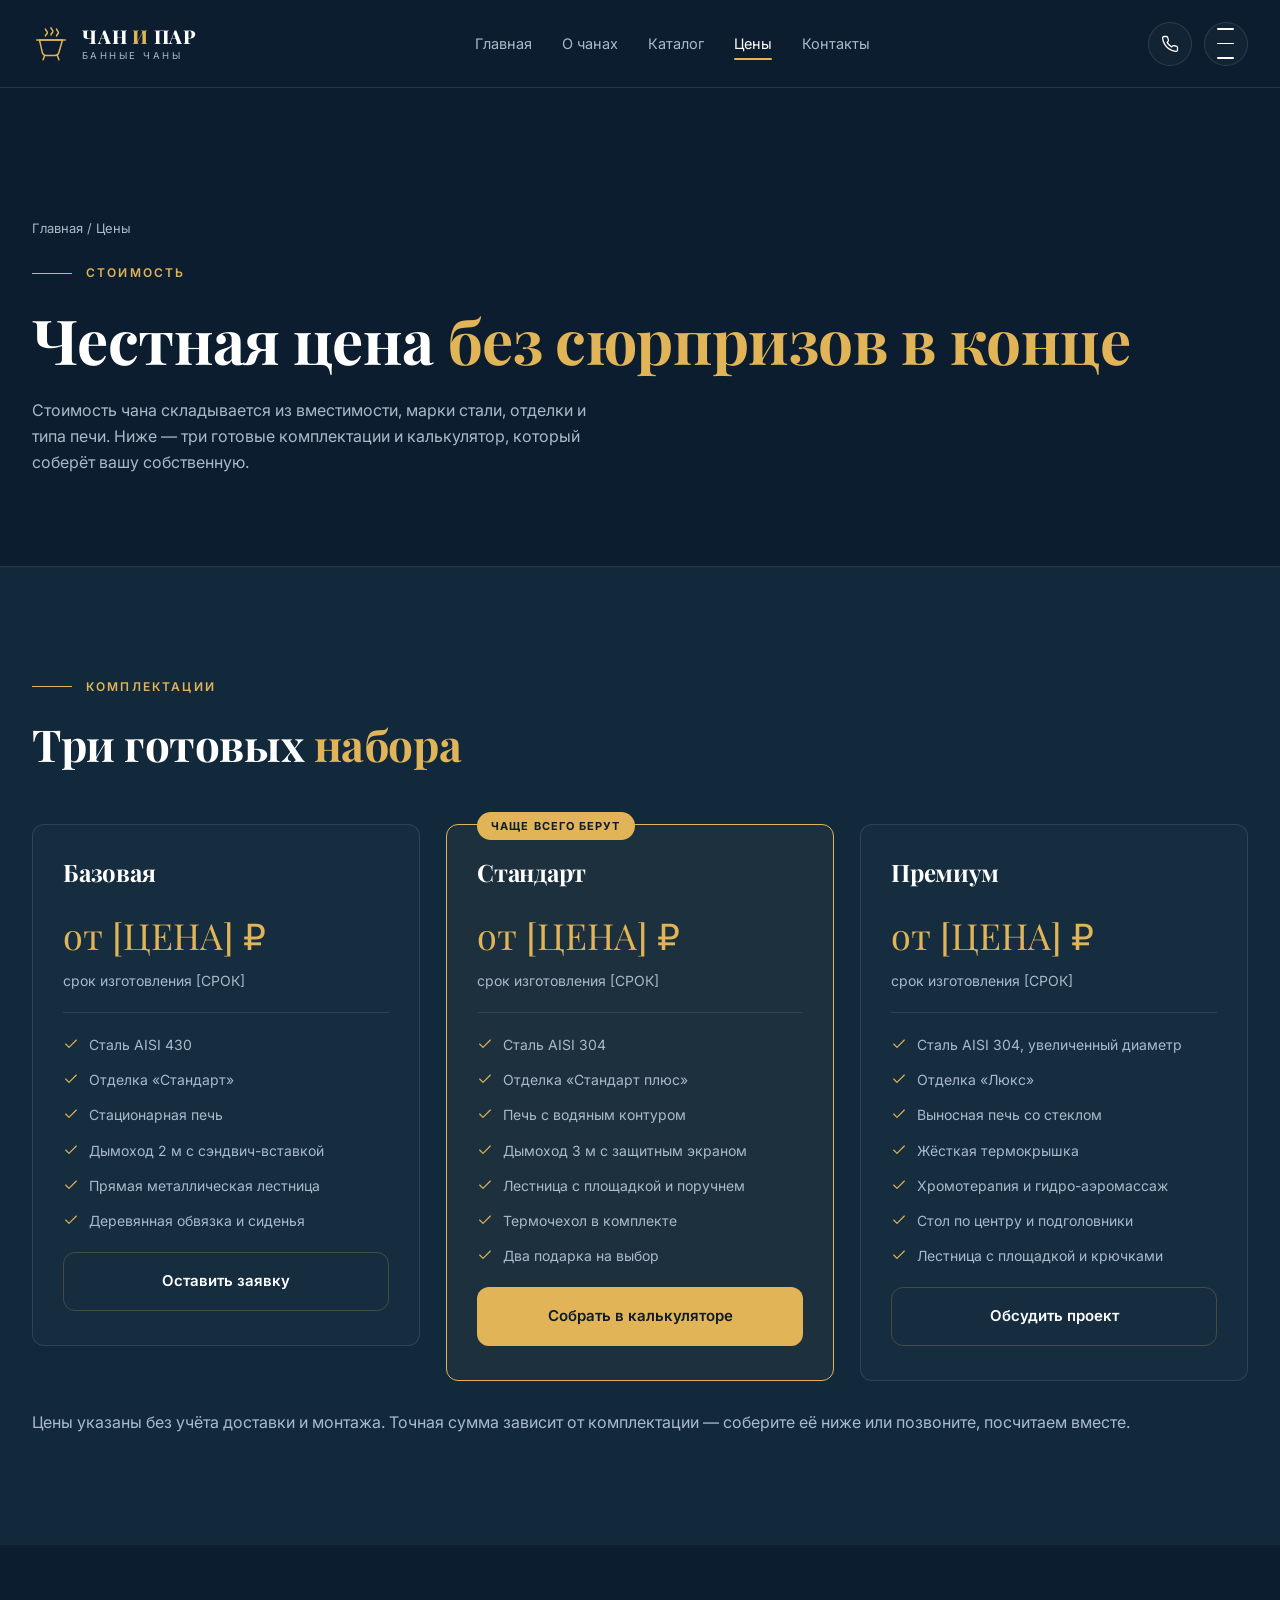
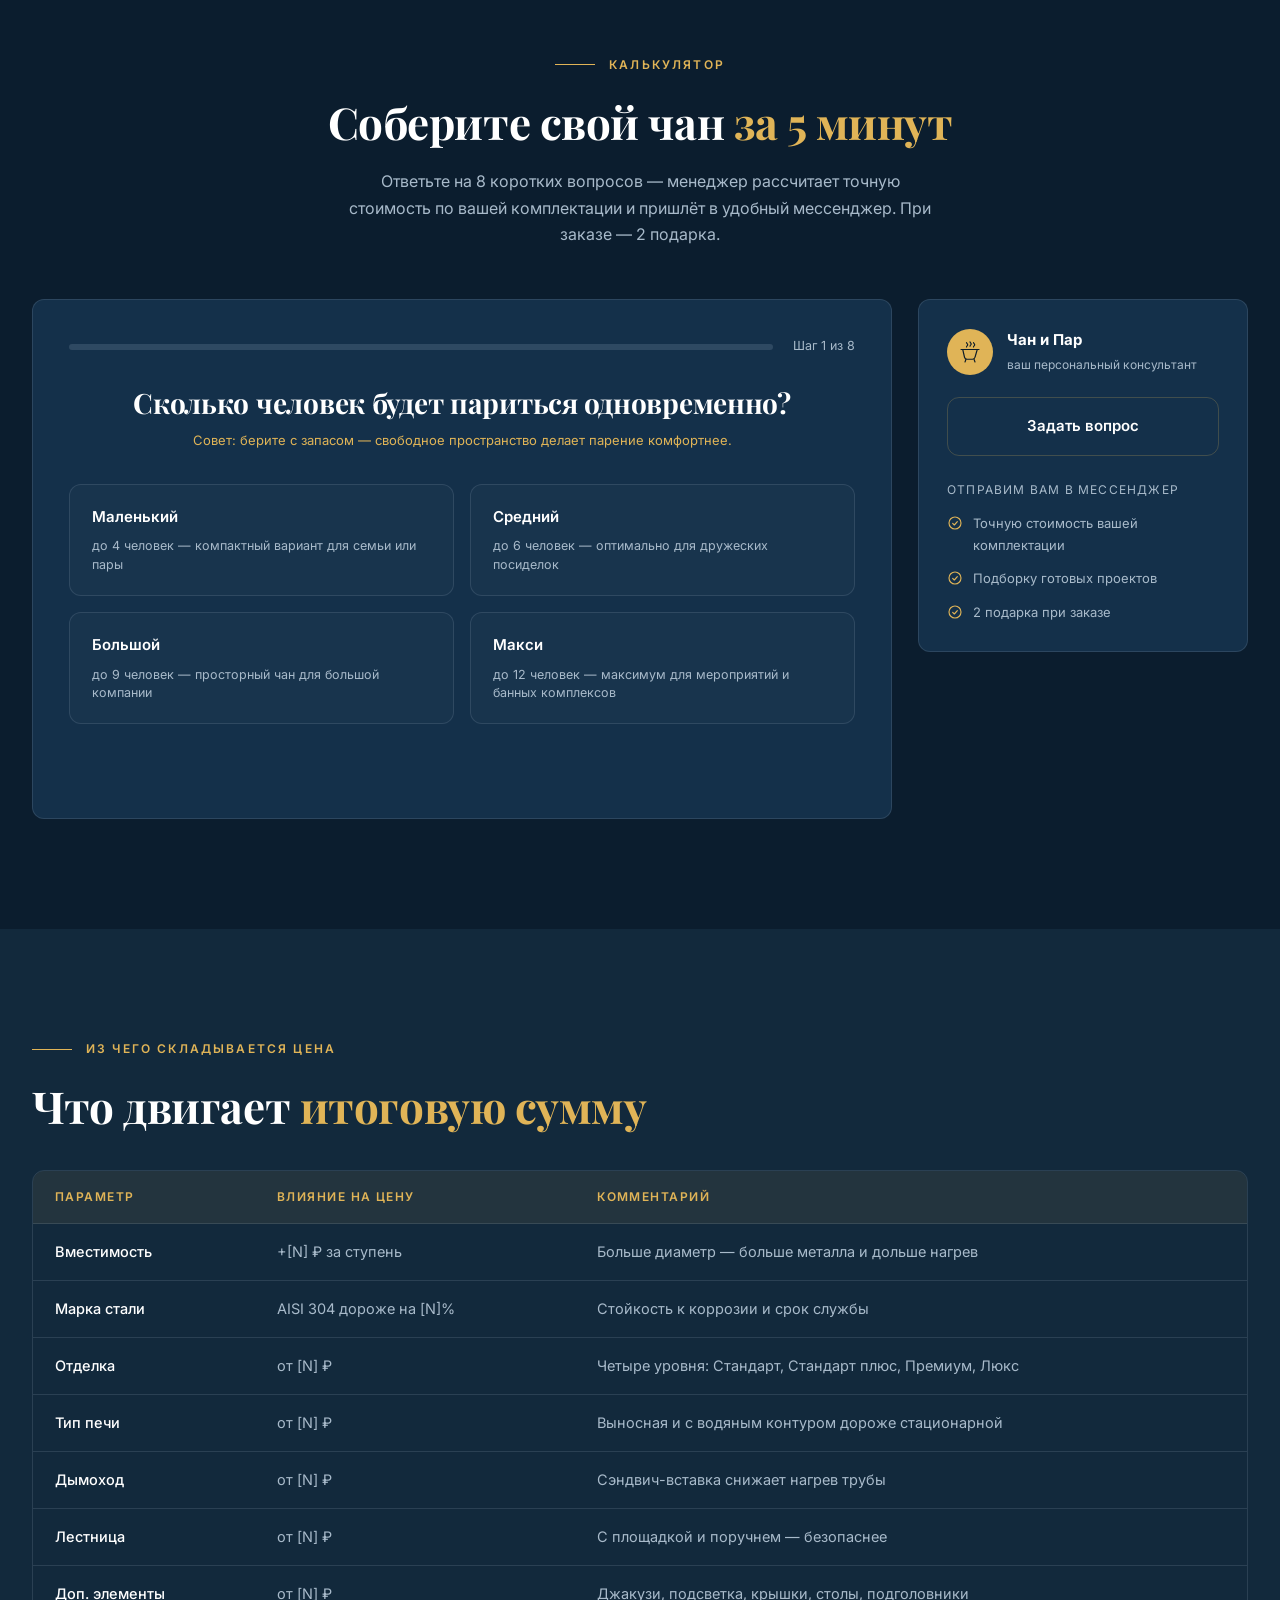
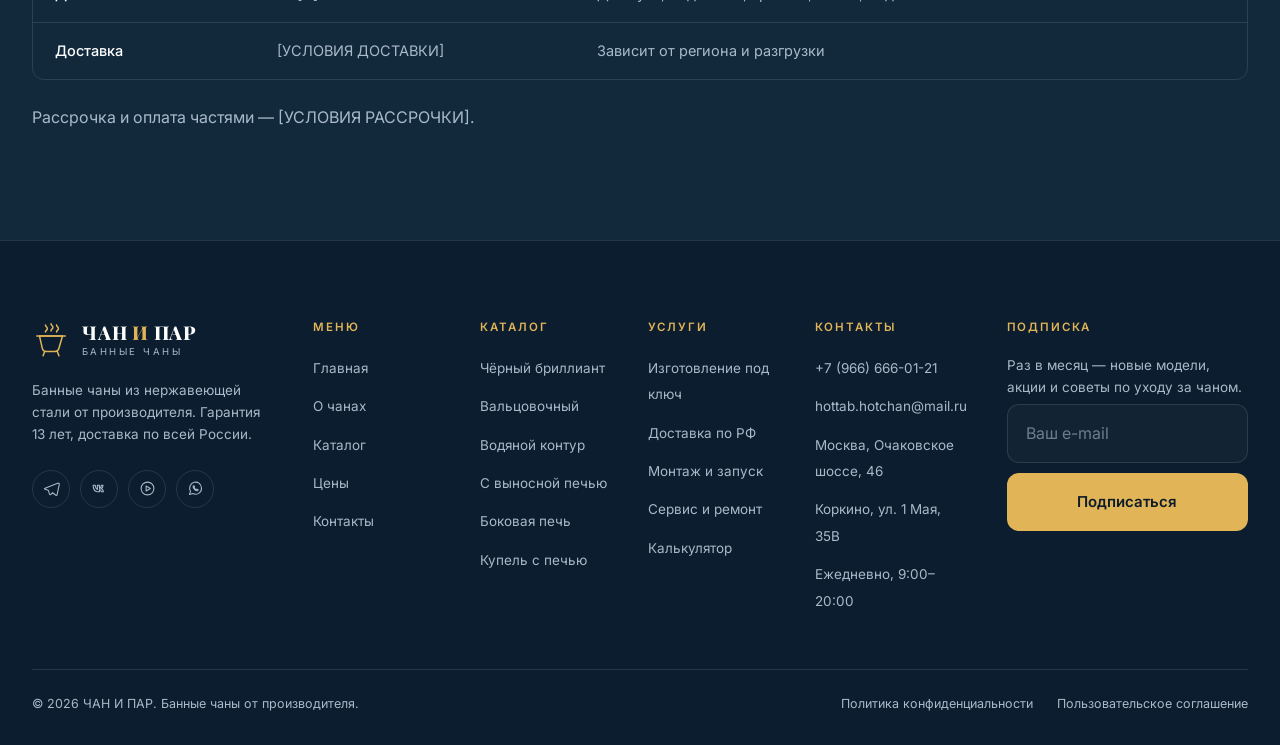
<file: prices.html>
<!DOCTYPE html>
<html lang="ru">
<head>
<meta charset="UTF-8">
<meta name="viewport" content="width=device-width, initial-scale=1">
<title>Цены на банные чаны и калькулятор — ЧАН И ПАР</title>
<meta name="description" content="Три готовые комплектации банных чанов и калькулятор из 8 шагов: вместимость, сталь, отделка, печь, дымоход, лестница, опции и подарки.">
<link rel="preconnect" href="https://fonts.googleapis.com">
<link rel="preconnect" href="https://fonts.gstatic.com" crossorigin>
<link href="https://fonts.googleapis.com/css2?family=Playfair+Display:wght@600;700;800&family=Inter:wght@400;500;600;700&display=swap" rel="stylesheet">
<link rel="icon" href="images/favicon.svg" type="image/svg+xml">
<link rel="apple-touch-icon" href="images/apple-touch-icon.png">
<link rel="stylesheet" href="style.css">
</head>
<body>

<header class="header header--solid">
  <div class="container header__inner">
    <a class="logo" href="index.html" aria-label="Чан и Пар — на главную"><svg class="logo__mark" viewBox="0 0 48 48" fill="none" stroke="currentColor" stroke-width="1.9" stroke-linecap="round" stroke-linejoin="round" aria-hidden="true"><path d="M17 14c0-2.2 2.4-2.2 2.4-4.4S17 7.2 17 5"/><path d="M24 12.5c0-2.2 2.4-2.2 2.4-4.4S24 5.7 24 3.5"/><path d="M31 14c0-2.2 2.4-2.2 2.4-4.4S31 7.2 31 5"/><path d="M6 19h36"/><path d="M9.5 19 13 34.5c.5 2.4 2.5 3.9 5 3.9h11c2.5 0 4.5-1.5 5-3.9L38.5 19Z"/><path d="M16 38.4 14 44M32 38.4 34 44"/></svg><span class="logo__text"><span class="logo__name">ЧАН <i>И</i> ПАР</span><span class="logo__sub">банные чаны</span></span></a>
    <nav class="nav"><ul class="nav__list"><li><a class="nav__link" href="index.html">Главная</a></li><li><a class="nav__link" href="about.html">О чанах</a></li><li><a class="nav__link" href="services.html">Каталог</a></li><li><a class="nav__link is-active" href="prices.html">Цены</a></li><li><a class="nav__link" href="contacts.html">Контакты</a></li></ul></nav>
    <div class="header__actions">
      <a class="icon-btn" href="tel:+79666660121" aria-label="Позвонить"><svg width="18" height="18" viewBox="0 0 24 24" fill="none" stroke="currentColor" stroke-width="1.7" stroke-linecap="round" stroke-linejoin="round"><path d="M22 16.9v3a2 2 0 0 1-2.2 2 19.8 19.8 0 0 1-8.6-3.1 19.5 19.5 0 0 1-6-6A19.8 19.8 0 0 1 2.1 4.2 2 2 0 0 1 4.1 2h3a2 2 0 0 1 2 1.7c.1 1 .4 1.9.7 2.8a2 2 0 0 1-.5 2.1L8.1 9.9a16 16 0 0 0 6 6l1.3-1.2a2 2 0 0 1 2.1-.5c.9.3 1.8.6 2.8.7a2 2 0 0 1 1.7 2Z"/></svg></a>
      <button class="burger" type="button" data-burger aria-label="Меню" aria-expanded="false"><span></span><span></span><span></span></button>
    </div>
  </div>
</header>
<div class="mobile-menu" data-menu>
  <button class="mobile-menu__close" type="button" data-menu-close aria-label="Закрыть">&times;</button>
  <nav class="mobile-menu__list"><a class="" href="index.html">Главная</a><a class="" href="about.html">О чанах</a><a class="" href="services.html">Каталог</a><a class="is-active" href="prices.html">Цены</a><a class="" href="contacts.html">Контакты</a></nav>
  <div class="mobile-menu__foot">
    <a class="mobile-menu__phone" href="tel:+79666660121">+7 (966) 666-01-21</a>
    <span class="muted">Ежедневно, 9:00–20:00</span>
    <a class="btn btn--gold" href="contacts.html">Получить консультацию</a>
  </div>
</div>

<main>
<section class="page-hero">
  <div class="container">
    <p class="page-hero__crumbs"><a href="index.html">Главная</a> / Цены</p>
    <div class="eyebrow">Стоимость</div>
    <h1 class="h-xl">Честная цена <span class="gold">без сюрпризов в конце</span></h1>
    <p class="lead">Стоимость чана складывается из вместимости, марки стали, отделки и типа печи. Ниже — три готовые комплектации и калькулятор, который соберёт вашу собственную.</p>
  </div>
</section>

<section class="section section--b">
  <div class="container">
    <div class="eyebrow">Комплектации</div>
    <h2 class="h-lg">Три готовых <span class="gold">набора</span></h2>
    <div class="plans">
      <article class="plan">
        <h3>Базовая</h3>
        <div class="plan__price">от [ЦЕНА] ₽<small>срок изготовления [СРОК]</small></div>
        <ul>
<li><svg width="16" height="16" viewBox="0 0 24 24" fill="none" stroke="currentColor" stroke-width="1.7" stroke-linecap="round" stroke-linejoin="round"><path d="M20 6 9 17l-5-5"/></svg><span>Сталь AISI 430</span></li><li><svg width="16" height="16" viewBox="0 0 24 24" fill="none" stroke="currentColor" stroke-width="1.7" stroke-linecap="round" stroke-linejoin="round"><path d="M20 6 9 17l-5-5"/></svg><span>Отделка «Стандарт»</span></li><li><svg width="16" height="16" viewBox="0 0 24 24" fill="none" stroke="currentColor" stroke-width="1.7" stroke-linecap="round" stroke-linejoin="round"><path d="M20 6 9 17l-5-5"/></svg><span>Стационарная печь</span></li><li><svg width="16" height="16" viewBox="0 0 24 24" fill="none" stroke="currentColor" stroke-width="1.7" stroke-linecap="round" stroke-linejoin="round"><path d="M20 6 9 17l-5-5"/></svg><span>Дымоход 2 м с сэндвич-вставкой</span></li><li><svg width="16" height="16" viewBox="0 0 24 24" fill="none" stroke="currentColor" stroke-width="1.7" stroke-linecap="round" stroke-linejoin="round"><path d="M20 6 9 17l-5-5"/></svg><span>Прямая металлическая лестница</span></li><li><svg width="16" height="16" viewBox="0 0 24 24" fill="none" stroke="currentColor" stroke-width="1.7" stroke-linecap="round" stroke-linejoin="round"><path d="M20 6 9 17l-5-5"/></svg><span>Деревянная обвязка и сиденья</span></li>        </ul>
        <a class="btn btn--ghost btn--block" href="contacts.html">Оставить заявку</a>
      </article>
      <article class="plan plan--hot">
        <span class="plan__tag">Чаще всего берут</span>
        <h3>Стандарт</h3>
        <div class="plan__price">от [ЦЕНА] ₽<small>срок изготовления [СРОК]</small></div>
        <ul>
<li><svg width="16" height="16" viewBox="0 0 24 24" fill="none" stroke="currentColor" stroke-width="1.7" stroke-linecap="round" stroke-linejoin="round"><path d="M20 6 9 17l-5-5"/></svg><span>Сталь AISI 304</span></li><li><svg width="16" height="16" viewBox="0 0 24 24" fill="none" stroke="currentColor" stroke-width="1.7" stroke-linecap="round" stroke-linejoin="round"><path d="M20 6 9 17l-5-5"/></svg><span>Отделка «Стандарт плюс»</span></li><li><svg width="16" height="16" viewBox="0 0 24 24" fill="none" stroke="currentColor" stroke-width="1.7" stroke-linecap="round" stroke-linejoin="round"><path d="M20 6 9 17l-5-5"/></svg><span>Печь с водяным контуром</span></li><li><svg width="16" height="16" viewBox="0 0 24 24" fill="none" stroke="currentColor" stroke-width="1.7" stroke-linecap="round" stroke-linejoin="round"><path d="M20 6 9 17l-5-5"/></svg><span>Дымоход 3 м с защитным экраном</span></li><li><svg width="16" height="16" viewBox="0 0 24 24" fill="none" stroke="currentColor" stroke-width="1.7" stroke-linecap="round" stroke-linejoin="round"><path d="M20 6 9 17l-5-5"/></svg><span>Лестница с площадкой и поручнем</span></li><li><svg width="16" height="16" viewBox="0 0 24 24" fill="none" stroke="currentColor" stroke-width="1.7" stroke-linecap="round" stroke-linejoin="round"><path d="M20 6 9 17l-5-5"/></svg><span>Термочехол в комплекте</span></li><li><svg width="16" height="16" viewBox="0 0 24 24" fill="none" stroke="currentColor" stroke-width="1.7" stroke-linecap="round" stroke-linejoin="round"><path d="M20 6 9 17l-5-5"/></svg><span>Два подарка на выбор</span></li>        </ul>
        <a class="btn btn--gold btn--block" href="#kalkulyator">Собрать в калькуляторе</a>
      </article>
      <article class="plan">
        <h3>Премиум</h3>
        <div class="plan__price">от [ЦЕНА] ₽<small>срок изготовления [СРОК]</small></div>
        <ul>
<li><svg width="16" height="16" viewBox="0 0 24 24" fill="none" stroke="currentColor" stroke-width="1.7" stroke-linecap="round" stroke-linejoin="round"><path d="M20 6 9 17l-5-5"/></svg><span>Сталь AISI 304, увеличенный диаметр</span></li><li><svg width="16" height="16" viewBox="0 0 24 24" fill="none" stroke="currentColor" stroke-width="1.7" stroke-linecap="round" stroke-linejoin="round"><path d="M20 6 9 17l-5-5"/></svg><span>Отделка «Люкс»</span></li><li><svg width="16" height="16" viewBox="0 0 24 24" fill="none" stroke="currentColor" stroke-width="1.7" stroke-linecap="round" stroke-linejoin="round"><path d="M20 6 9 17l-5-5"/></svg><span>Выносная печь со стеклом</span></li><li><svg width="16" height="16" viewBox="0 0 24 24" fill="none" stroke="currentColor" stroke-width="1.7" stroke-linecap="round" stroke-linejoin="round"><path d="M20 6 9 17l-5-5"/></svg><span>Жёсткая термокрышка</span></li><li><svg width="16" height="16" viewBox="0 0 24 24" fill="none" stroke="currentColor" stroke-width="1.7" stroke-linecap="round" stroke-linejoin="round"><path d="M20 6 9 17l-5-5"/></svg><span>Хромотерапия и гидро-аэромассаж</span></li><li><svg width="16" height="16" viewBox="0 0 24 24" fill="none" stroke="currentColor" stroke-width="1.7" stroke-linecap="round" stroke-linejoin="round"><path d="M20 6 9 17l-5-5"/></svg><span>Стол по центру и подголовники</span></li><li><svg width="16" height="16" viewBox="0 0 24 24" fill="none" stroke="currentColor" stroke-width="1.7" stroke-linecap="round" stroke-linejoin="round"><path d="M20 6 9 17l-5-5"/></svg><span>Лестница с площадкой и крючками</span></li>        </ul>
        <a class="btn btn--ghost btn--block" href="contacts.html">Обсудить проект</a>
      </article>
    </div>
    <p class="lead" style="max-width:none;margin-top:28px">Цены указаны без учёта доставки и монтажа. Точная сумма зависит от комплектации — соберите её ниже или позвоните, посчитаем вместе.</p>
  </div>
</section>

<section class="section section--a" id="kalkulyator">
  <div class="container">
    <div class="eyebrow eyebrow--center" style="justify-content:center">Калькулятор</div>
    <h2 class="h-lg" style="text-align:center">Соберите свой чан <span class="gold">за 5 минут</span></h2>
    <p class="lead lead--center" style="max-width:60ch">Ответьте на 8 коротких вопросов — менеджер рассчитает точную стоимость по вашей комплектации и пришлёт в удобный мессенджер. При заказе — 2 подарка.</p>
    <div class="quiz-layout">
      <div class="quiz" data-quiz>
        <div class="quiz__top">
          <div class="quiz__bar"><i data-quiz-bar style="width:0%"></i></div>
          <span class="quiz__count" data-quiz-count>Шаг 1 из 8</span>
        </div>
        <div data-quiz-body></div>
      </div>
      <aside class="consult">
        <div class="consult__head">
          <span class="consult__ava"><svg viewBox="0 0 48 48" width="24" height="24" fill="none" stroke="currentColor" stroke-width="2.3" stroke-linecap="round" stroke-linejoin="round" aria-hidden="true"><path d="M17 14c0-2.2 2.4-2.2 2.4-4.4S17 7.2 17 5"/><path d="M24 12.5c0-2.2 2.4-2.2 2.4-4.4S24 5.7 24 3.5"/><path d="M31 14c0-2.2 2.4-2.2 2.4-4.4S31 7.2 31 5"/><path d="M6 19h36"/><path d="M9.5 19 13 34.5c.5 2.4 2.5 3.9 5 3.9h11c2.5 0 4.5-1.5 5-3.9L38.5 19Z"/><path d="M16 38.4 14 44M32 38.4 34 44"/></svg></span>
          <span class="consult__who"><b>Чан и Пар</b><span>ваш персональный консультант</span></span>
        </div>
        <a class="btn btn--ghost btn--block" href="contacts.html">Задать вопрос</a>
        <p class="consult__title">Отправим вам в мессенджер</p>
        <ul>
          <li><svg width="16" height="16" viewBox="0 0 24 24" fill="none" stroke="currentColor" stroke-width="1.7" stroke-linecap="round" stroke-linejoin="round"><circle cx="12" cy="12" r="9"/><path d="m8.5 12.5 2.5 2.5 4.5-5"/></svg><span>Точную стоимость вашей комплектации</span></li>
          <li><svg width="16" height="16" viewBox="0 0 24 24" fill="none" stroke="currentColor" stroke-width="1.7" stroke-linecap="round" stroke-linejoin="round"><circle cx="12" cy="12" r="9"/><path d="m8.5 12.5 2.5 2.5 4.5-5"/></svg><span>Подборку готовых проектов</span></li>
          <li><svg width="16" height="16" viewBox="0 0 24 24" fill="none" stroke="currentColor" stroke-width="1.7" stroke-linecap="round" stroke-linejoin="round"><circle cx="12" cy="12" r="9"/><path d="m8.5 12.5 2.5 2.5 4.5-5"/></svg><span>2 подарка при заказе</span></li>
        </ul>
      </aside>
    </div>
  </div>
</section>

<section class="section section--b">
  <div class="container">
    <div class="eyebrow">Из чего складывается цена</div>
    <h2 class="h-lg">Что двигает <span class="gold">итоговую сумму</span></h2>
    <div class="table-wrap">
      <table>
        <thead><tr><th>Параметр</th><th>Влияние на цену</th><th>Комментарий</th></tr></thead>
        <tbody>
          <tr><td>Вместимость</td><td>+[N] ₽ за ступень</td><td>Больше диаметр — больше металла и дольше нагрев</td></tr>
          <tr><td>Марка стали</td><td>AISI 304 дороже на [N]%</td><td>Стойкость к коррозии и срок службы</td></tr>
          <tr><td>Отделка</td><td>от [N] ₽</td><td>Четыре уровня: Стандарт, Стандарт плюс, Премиум, Люкс</td></tr>
          <tr><td>Тип печи</td><td>от [N] ₽</td><td>Выносная и с водяным контуром дороже стационарной</td></tr>
          <tr><td>Дымоход</td><td>от [N] ₽</td><td>Сэндвич-вставка снижает нагрев трубы</td></tr>
          <tr><td>Лестница</td><td>от [N] ₽</td><td>С площадкой и поручнем — безопаснее</td></tr>
          <tr><td>Доп. элементы</td><td>от [N] ₽</td><td>Джакузи, подсветка, крышки, столы, подголовники</td></tr>
          <tr><td>Доставка</td><td>[УСЛОВИЯ ДОСТАВКИ]</td><td>Зависит от региона и разгрузки</td></tr>
        </tbody>
      </table>
    </div>
    <p class="lead" style="max-width:none;margin-top:24px">Рассрочка и оплата частями — [УСЛОВИЯ РАССРОЧКИ].</p>
  </div>
</section>
</main>

<footer class="footer">
  <div class="container">
    <div class="footer__grid">
      <div class="footer__brand">
        <a class="logo" href="index.html" aria-label="Чан и Пар — на главную"><svg class="logo__mark" viewBox="0 0 48 48" fill="none" stroke="currentColor" stroke-width="1.9" stroke-linecap="round" stroke-linejoin="round" aria-hidden="true"><path d="M17 14c0-2.2 2.4-2.2 2.4-4.4S17 7.2 17 5"/><path d="M24 12.5c0-2.2 2.4-2.2 2.4-4.4S24 5.7 24 3.5"/><path d="M31 14c0-2.2 2.4-2.2 2.4-4.4S31 7.2 31 5"/><path d="M6 19h36"/><path d="M9.5 19 13 34.5c.5 2.4 2.5 3.9 5 3.9h11c2.5 0 4.5-1.5 5-3.9L38.5 19Z"/><path d="M16 38.4 14 44M32 38.4 34 44"/></svg><span class="logo__text"><span class="logo__name">ЧАН <i>И</i> ПАР</span><span class="logo__sub">банные чаны</span></span></a>
        <p class="footer__about">Банные чаны из нержавеющей стали от производителя. Гарантия 13 лет, доставка по всей России.</p>
        <div class="socials">
          <a class="social" href="#" aria-label="Telegram"><svg width="17" height="17" viewBox="0 0 24 24" fill="none" stroke="currentColor" stroke-width="1.5" stroke-linecap="round" stroke-linejoin="round"><path d="M21.5 4.3 2.9 11.5c-1.1.4-1.1 1.1-.2 1.4l4.7 1.5 1.8 5.5c.2.6.4.8 1 .8.5 0 .7-.2 1-.5l2.3-2.2 4.7 3.5c.9.5 1.5.2 1.7-.8l3.1-14.6c.3-1.2-.5-1.8-1.5-1.4Z"/></svg></a>
          <a class="social" href="#" aria-label="ВКонтакте"><svg width="17" height="17" viewBox="0 0 24 24" fill="none" stroke="currentColor" stroke-width="1.5" stroke-linecap="round" stroke-linejoin="round"><path d="M3 7.5h3c.3 3.5 1.9 5.5 3 5.9V7.5h2.9v4.3c1.1-.1 2.2-1.4 2.6-4.3H17c-.3 2.4-1.5 4-2.4 4.6 1 .5 2.4 1.9 3 4.4h-3c-.4-1.7-1.5-2.9-2.7-3v3H9c-3.2 0-5.5-2.5-6-8.5Z"/></svg></a>
          <a class="social" href="#" aria-label="Rutube"><svg width="17" height="17" viewBox="0 0 24 24" fill="none" stroke="currentColor" stroke-width="1.5" stroke-linecap="round" stroke-linejoin="round"><circle cx="12" cy="12" r="9"/><path d="m10 8.5 6 3.5-6 3.5Z"/></svg></a>
          <a class="social" href="https://wa.me/79666660121" aria-label="WhatsApp"><svg width="17" height="17" viewBox="0 0 24 24" fill="none" stroke="currentColor" stroke-width="1.5" stroke-linecap="round" stroke-linejoin="round"><path d="M20.5 11.6a8.4 8.4 0 0 1-12.3 7.5L3.5 20.5l1.5-4.6A8.4 8.4 0 1 1 20.5 11.6Z"/><path d="M8.8 8.4c.3-.6 1.1-.4 1.3 0l.6 1.3c.1.3 0 .6-.2.8l-.4.4a5 5 0 0 0 2.6 2.6l.4-.4c.2-.2.5-.3.8-.2l1.3.6c.4.2.6 1 0 1.3-1.4.7-3.4-.4-4.7-1.7-1.3-1.3-2.4-3.3-1.7-4.7Z"/></svg></a>
        </div>
      </div>
      <div class="footer__col"><h4>Меню</h4><ul>
        <li><a href="index.html">Главная</a></li>
        <li><a href="about.html">О чанах</a></li>
        <li><a href="services.html">Каталог</a></li>
        <li><a href="prices.html">Цены</a></li>
        <li><a href="contacts.html">Контакты</a></li>
      </ul></div>
      <div class="footer__col"><h4>Каталог</h4><ul>
        <li><a href="services.html#modeli">Чёрный бриллиант</a></li>
        <li><a href="services.html#modeli">Вальцовочный</a></li>
        <li><a href="services.html#modeli">Водяной контур</a></li>
        <li><a href="services.html#modeli">С выносной печью</a></li>
        <li><a href="services.html#modeli">Боковая печь</a></li>
        <li><a href="services.html#modeli">Купель с печью</a></li>
      </ul></div>
      <div class="footer__col"><h4>Услуги</h4><ul>
        <li><a href="services.html#uslugi">Изготовление под ключ</a></li>
        <li><a href="contacts.html#dostavka">Доставка по РФ</a></li>
        <li><a href="services.html#uslugi">Монтаж и запуск</a></li>
        <li><a href="services.html#uslugi">Сервис и ремонт</a></li>
        <li><a href="prices.html#kalkulyator">Калькулятор</a></li>
      </ul></div>
      <div class="footer__col"><h4>Контакты</h4><ul>
        <li><a href="tel:+79666660121">+7 (966) 666-01-21</a></li>
        <li><a href="mailto:hottab.hotchan@mail.ru">hottab.hotchan@mail.ru</a></li>
        <li><span>Москва, Очаковское шоссе, 46</span></li>
        <li><span>Коркино, ул. 1 Мая, 35В</span></li>
        <li><span>Ежедневно, 9:00–20:00</span></li>
      </ul></div>
      <div class="footer__col subscribe"><h4>Подписка</h4>
        <p class="muted" style="font-size:13.5px">Раз в месяц — новые модели, акции и советы по уходу за чаном.</p>
        <form onsubmit="return false">
          <input class="input" type="email" placeholder="Ваш e-mail" aria-label="E-mail">
          <button class="btn btn--gold btn--block" type="submit">Подписаться</button>
        </form>
      </div>
    </div>
  </div>
  <div class="container">
    <div class="footer__bottom">
      <span>© 2026 ЧАН И ПАР. Банные чаны от производителя.</span>
      <span class="footer__legal">
        <a href="#">Политика конфиденциальности</a>
        <a href="#">Пользовательское соглашение</a>
      </span>
    </div>
  </div>
</footer>

<script src="script.js"></script>
</body>
</html>
</file>
<file: style.css>
/* ============================================================
   ЖАР///ДЫМ — банные чаны
   Общий файл стилей для всех страниц
   ============================================================ */

/* ---------- 1. Переменные и сброс ---------- */
:root{
  --bg:#0E2233;
  --sec-a:#0B1D2E;
  --sec-b:#12293C;
  --card:#14304a;
  --gold:#E0B457;
  --gold-dim:#c99f45;
  --text:#ffffff;
  --muted:#A8BACA;
  --line:rgba(224,180,87,.22);
  --line-soft:rgba(168,186,202,.16);
  --r:12px;
  --ph-bg:#2b3d4d;
  --container:1280px;
  --hdr:88px;
}

*,*::before,*::after{box-sizing:border-box;}
html{scroll-behavior:smooth;}
body{
  margin:0;
  background:var(--bg);
  color:var(--text);
  font-family:'Inter',system-ui,-apple-system,'Segoe UI',Roboto,sans-serif;
  font-size:16px;
  line-height:1.65;
  -webkit-font-smoothing:antialiased;
  overflow-x:hidden;
}
img{max-width:100%;display:block;}
a{color:inherit;text-decoration:none;}
button,input,textarea,select{font:inherit;color:inherit;}
ul{margin:0;padding:0;list-style:none;}
h1,h2,h3,h4{
  font-family:'Playfair Display',Georgia,serif;
  font-weight:700;
  line-height:1.12;
  margin:0;
  letter-spacing:-.01em;
}
p{margin:0;}
.gold{color:var(--gold);}
.muted{color:var(--muted);}

/* ---------- 2. Сетка ---------- */
.container{
  width:100%;
  max-width:var(--container);
  margin:0 auto;
  padding:0 32px;
}
.section{padding:110px 0;}
.section--a{background:var(--sec-a);}
.section--b{background:var(--sec-b);}
.section--tight{padding:80px 0;}

/* тонкая золотая линия-разделитель */
.hr-gold{
  height:1px;
  background:linear-gradient(90deg,transparent,var(--line),transparent);
  border:0;
  margin:0;
}

/* ---------- 3. Типографика секций ---------- */
.eyebrow{
  display:flex;
  align-items:center;
  gap:14px;
  font-size:12px;
  font-weight:600;
  letter-spacing:.18em;
  text-transform:uppercase;
  color:var(--gold);
  margin-bottom:22px;
}
.eyebrow::before{
  content:"";
  width:40px;
  height:1px;
  background:var(--gold);
  flex:none;
}
.eyebrow--center{justify-content:center;}

.h-xl{font-size:clamp(38px,5.4vw,62px);}
.h-lg{font-size:clamp(30px,3.6vw,44px);}
.h-md{font-size:clamp(22px,2.2vw,28px);}
.h-sm{font-size:20px;}

.lead{
  color:var(--muted);
  font-size:16px;
  max-width:46ch;
  margin-top:22px;
}
.lead--center{margin-left:auto;margin-right:auto;text-align:center;}

/* ---------- 4. Кнопки ---------- */
.btn{
  display:inline-flex;
  align-items:center;
  justify-content:center;
  gap:12px;
  padding:16px 30px;
  border-radius:var(--r);
  border:1px solid transparent;
  font-size:15px;
  font-weight:600;
  cursor:pointer;
  transition:background .2s,color .2s,border-color .2s,transform .15s;
  text-align:center;
}
.btn:active{transform:translateY(1px);}
.btn--gold{background:var(--gold);color:#0d1c29;}
.btn--gold:hover{background:#efc76a;}
.btn--ghost{border-color:var(--line);color:var(--text);background:transparent;}
.btn--ghost:hover{border-color:var(--gold);color:var(--gold);}
.btn--block{width:100%;}
.btn--lg{padding:19px 36px;font-size:16px;}
.btn[disabled]{opacity:.45;cursor:not-allowed;}
.btn svg{flex:none;}

/* ---------- 5. Заглушки под фотографии ----------
   Серый прямоугольник с подписью. Если положить реальный файл
   в images/, он подхватится автоматически через --img.
   Чтобы убрать подписи после загрузки фото — удалите правило .ph[data-ph]::after
------------------------------------------------------------------ */
.ph{
  position:relative;
  background-color:var(--ph-bg);
  background-image:var(--img);
  background-size:cover;
  background-position:center;
  border-radius:var(--r);
  overflow:hidden;
}
.ph[data-ph]::after{
  content:attr(data-ph);
  position:absolute;
  left:10px;
  bottom:10px;
  max-width:calc(100% - 20px);
  padding:5px 10px;
  background:rgba(11,29,46,.78);
  border:1px solid var(--line-soft);
  border-radius:8px;
  font-size:11px;
  line-height:1.35;
  letter-spacing:.02em;
  color:var(--muted);
  pointer-events:none;
}

/* ---------- 6. Шапка ---------- */
.header{
  position:absolute;
  top:0;left:0;right:0;
  z-index:60;
  height:var(--hdr);
  display:flex;
  align-items:center;
}
.header--solid{
  position:relative;
  background:var(--sec-a);
  border-bottom:1px solid var(--line-soft);
}
.header__inner{
  display:flex;
  align-items:center;
  gap:32px;
  width:100%;
}

.logo{display:flex;align-items:center;gap:12px;flex:none;}
.logo__mark{
  width:38px;height:38px;flex:none;
  color:var(--gold);
}
.logo__text{display:flex;flex-direction:column;line-height:1;}
.logo__name{
  font-family:'Playfair Display',serif;
  font-size:19px;
  font-weight:800;
  letter-spacing:.04em;
}
.logo__name i{color:var(--gold);font-style:normal;}
.logo__sub{
  font-size:9.5px;
  letter-spacing:.26em;
  text-transform:uppercase;
  color:var(--muted);
  margin-top:5px;
}

.nav{margin:0 auto;}
.nav__list{display:flex;gap:30px;}
.nav__link{
  position:relative;
  font-size:14.5px;
  color:var(--muted);
  padding:6px 0;
  transition:color .2s;
}
.nav__link:hover{color:var(--text);}
.nav__link.is-active{color:var(--text);}
.nav__link.is-active::after{
  content:"";
  position:absolute;
  left:0;right:0;bottom:-2px;
  height:2px;
  background:var(--gold);
  border-radius:2px;
}

.header__actions{display:flex;align-items:center;gap:12px;flex:none;}
.icon-btn{
  width:44px;height:44px;
  display:grid;place-items:center;
  border-radius:50%;
  border:1px solid var(--line-soft);
  background:rgba(255,255,255,.03);
  color:var(--text);
  cursor:pointer;
  transition:border-color .2s,color .2s;
}
.icon-btn:hover{border-color:var(--gold);color:var(--gold);}
.burger{
  width:44px;height:44px;
  display:grid;place-items:center;gap:0;
  border-radius:50%;
  border:1px solid var(--line-soft);
  background:rgba(255,255,255,.03);
  cursor:pointer;
}
.burger span{
  display:block;
  width:17px;height:1.6px;
  background:var(--text);
  border-radius:2px;
  transition:transform .25s,opacity .2s;
}
.burger span+span{margin-top:4px;}
.burger.is-open span:nth-child(1){transform:translateY(5.6px) rotate(45deg);}
.burger.is-open span:nth-child(2){opacity:0;}
.burger.is-open span:nth-child(3){transform:translateY(-5.6px) rotate(-45deg);}

/* мобильное меню */
.mobile-menu{
  position:fixed;
  inset:0;
  z-index:90;
  background:var(--sec-a);
  padding:100px 32px 40px;
  transform:translateX(100%);
  transition:transform .32s ease;
  overflow-y:auto;
}
.mobile-menu.is-open{transform:translateX(0);}
.mobile-menu__list{display:flex;flex-direction:column;}
.mobile-menu__list a{
  display:block;
  padding:18px 0;
  font-family:'Playfair Display',serif;
  font-size:24px;
  border-bottom:1px solid var(--line-soft);
}
.mobile-menu__list a.is-active{color:var(--gold);}
.mobile-menu__foot{margin-top:34px;display:flex;flex-direction:column;gap:14px;}
.mobile-menu__phone{font-size:22px;font-weight:600;}
.mobile-menu__close{
  position:absolute;
  top:22px;right:26px;
  width:44px;height:44px;
  border-radius:50%;
  border:1px solid var(--line-soft);
  background:transparent;
  color:var(--text);
  font-size:22px;
  cursor:pointer;
  line-height:1;
}

/* ---------- 7. Первый экран ---------- */
.hero{
  position:relative;
  min-height:760px;
  display:flex;
  align-items:center;
  padding:calc(var(--hdr) + 40px) 0 70px;
  overflow:hidden;
}
.hero__media{
  position:absolute;
  inset:0;
  background-color:var(--ph-bg);
  background-image:var(--img);
  background-size:cover;
  background-position:center;
}
.hero__media::before{
  content:"";
  position:absolute;
  inset:0;
  background:
    linear-gradient(90deg,rgba(11,25,40,.94) 0%,rgba(11,25,40,.80) 42%,rgba(11,25,40,.30) 75%,rgba(11,25,40,.55) 100%),
    linear-gradient(180deg,rgba(11,25,40,.75) 0%,transparent 30%,rgba(11,25,40,.55) 100%);
}
.hero__media[data-ph]::after{
  content:attr(data-ph);
  position:absolute;
  right:14px;bottom:14px;
  padding:6px 12px;
  background:rgba(11,29,46,.75);
  border:1px solid var(--line-soft);
  border-radius:8px;
  font-size:11px;
  color:var(--muted);
}
.hero__inner{position:relative;z-index:2;max-width:640px;}

.geo{
  display:flex;
  align-items:center;
  gap:9px;
  font-size:13px;
  color:var(--muted);
  margin-bottom:26px;
}
.geo svg{color:var(--gold);flex:none;}

.hero__title{font-size:clamp(40px,5.8vw,66px);}
.hero__text{color:#c9d6e0;margin-top:24px;max-width:44ch;font-size:16.5px;}

.chips{display:flex;flex-wrap:wrap;gap:10px;margin-top:34px;}
.chip{
  display:inline-flex;
  align-items:center;
  gap:9px;
  padding:11px 18px;
  border:1px solid var(--line-soft);
  border-radius:var(--r);
  background:rgba(14,34,51,.55);
  backdrop-filter:blur(6px);
  font-size:13.5px;
  color:#dbe6ee;
}
.chip svg{color:var(--gold);flex:none;}

.hero__cta{display:flex;align-items:center;gap:26px;flex-wrap:wrap;margin-top:36px;}
.hero__price{font-size:14px;color:var(--muted);}
.hero__price b{
  font-family:'Playfair Display',serif;
  font-size:26px;
  color:var(--gold);
  font-weight:700;
  margin:0 4px;
}

.rating{display:flex;align-items:center;gap:14px;margin-top:38px;flex-wrap:wrap;}
.rating__stars{display:flex;gap:4px;color:var(--gold);}
.rating__stars svg{fill:currentColor;stroke:none;}
.rating__value{font-weight:600;font-size:15px;}
.rating__count{color:var(--muted);font-size:13px;}

/* ---------- 8. Внутренний герой (не главная) ---------- */
.page-hero{
  position:relative;
  padding:130px 0 90px;
  background:var(--sec-a);
  border-bottom:1px solid var(--line-soft);
}
.page-hero__crumbs{font-size:13px;color:var(--muted);margin-bottom:24px;}
.page-hero__crumbs a:hover{color:var(--gold);}
.page-hero .lead{max-width:56ch;}

/* ---------- 9. Блок «Почему мы» ---------- */
.why{
  display:grid;
  grid-template-columns:minmax(0,1fr) minmax(0,1.5fr);
  gap:40px;
  align-items:center;
}
.why__features{
  display:grid;
  grid-template-columns:1fr 1fr;
  gap:22px 30px;
  margin:38px 0 40px;
}
.feature{display:flex;align-items:flex-start;gap:13px;}
.feature svg{color:var(--gold);flex:none;margin-top:2px;}
.feature b{font-weight:500;font-size:14.5px;display:block;}
.feature span{font-size:12.5px;color:var(--muted);display:block;margin-top:2px;}

/* ромбовидный коллаж */
.diamond{
  position:relative;
  width:100%;
  max-width:780px;
  margin-left:auto;
  aspect-ratio:1;
}
.diamond__cell{
  position:absolute;
  width:var(--s);
  aspect-ratio:1;
  left:var(--x);
  top:var(--y);
  transform:translate(-50%,-50%) rotate(45deg);
  border:2px solid rgba(224,180,87,.35);
  border-radius:8px;
  overflow:hidden;
  background-color:var(--ph-bg);
}
.diamond__img{
  position:absolute;
  inset:0;
  transform:rotate(-45deg) scale(1.45);
  background-color:var(--ph-bg);
  background-image:var(--img);
  background-size:cover;
  background-position:center;
}
.diamond__cell[data-ph]::after{
  content:attr(data-ph);
  position:absolute;
  inset:0;
  display:grid;
  place-items:center;
  transform:rotate(-45deg);
  text-align:center;
  font-size:12.5px;
  line-height:1.35;
  color:var(--muted);
  padding:14%;
  pointer-events:none;
}
.diamond__badge{
  position:absolute;
  left:50%;top:44%;
  width:13%;
  aspect-ratio:1;
  transform:translate(-50%,-50%) rotate(45deg);
  background:var(--gold);
  border-radius:10px;
  display:grid;
  place-items:center;
  z-index:5;
  box-shadow:0 0 0 12px rgba(14,34,51,.9);
}
.diamond__badge svg{transform:rotate(-45deg);color:#0d1c29;}

/* ---------- 10. Блок-предложение ---------- */
.offer{
  position:relative;
  min-height:520px;
  display:flex;
  align-items:center;
  padding:90px 0;
  overflow:hidden;
}
.offer__media{
  position:absolute;
  inset:0;
  background-color:var(--ph-bg);
  background-image:var(--img);
  background-size:cover;
  background-position:center;
}
.offer__media::before{
  content:"";
  position:absolute;inset:0;
  background:linear-gradient(90deg,rgba(11,25,40,.92) 0%,rgba(11,25,40,.62) 50%,rgba(11,25,40,.45) 100%);
}
.offer__media[data-ph]::after{
  content:attr(data-ph);
  position:absolute;
  left:14px;bottom:14px;
  padding:6px 12px;
  background:rgba(11,29,46,.75);
  border:1px solid var(--line-soft);
  border-radius:8px;
  font-size:11px;
  color:var(--muted);
}
.offer__grid{
  position:relative;z-index:2;
  display:grid;
  grid-template-columns:minmax(0,1fr) 400px;
  gap:60px;
  align-items:center;
}
.checks{display:grid;gap:16px;margin-top:32px;}
.check{display:flex;align-items:flex-start;gap:12px;font-size:15px;color:#dbe6ee;}
.check svg{color:var(--gold);flex:none;margin-top:3px;}

.offer__card{
  background:rgba(11,25,40,.82);
  backdrop-filter:blur(10px);
  border:1px solid var(--line);
  border-radius:var(--r);
  padding:32px;
}
.offer__price{font-size:14px;color:var(--muted);}
.offer__price b{
  font-family:'Playfair Display',serif;
  font-size:38px;
  color:var(--gold);
  font-weight:700;
  display:inline-block;
  margin:0 6px;
}
.specs{
  display:grid;
  grid-template-columns:repeat(3,1fr);
  gap:12px;
  margin:26px 0;
  padding:22px 0;
  border-top:1px solid var(--line-soft);
  border-bottom:1px solid var(--line-soft);
}
.spec{text-align:center;}
.spec svg{color:var(--gold);margin:0 auto 8px;}
.spec b{display:block;font-size:14px;font-weight:600;}
.spec span{display:block;font-size:11.5px;color:var(--muted);}

/* ---------- 11. Шаги / карточки ---------- */
.steps{
  display:grid;
  grid-template-columns:repeat(4,1fr);
  gap:26px;
  margin-top:56px;
}
.step{
  border:1px solid var(--line-soft);
  border-radius:var(--r);
  padding:30px 26px;
  background:rgba(255,255,255,.02);
  transition:border-color .2s;
}
.step:hover{border-color:var(--line);}
.step__num{
  font-family:'Playfair Display',serif;
  font-size:34px;
  color:var(--gold);
  line-height:1;
  margin-bottom:16px;
}
.step h3{font-size:19px;margin-bottom:10px;}
.step p{font-size:14px;color:var(--muted);}

.cards{
  display:grid;
  grid-template-columns:repeat(3,1fr);
  gap:26px;
  margin-top:52px;
}
.cards--2{grid-template-columns:repeat(2,1fr);}
.cards--4{grid-template-columns:repeat(4,1fr);}
.card{
  border:1px solid var(--line-soft);
  border-radius:var(--r);
  background:rgba(255,255,255,.02);
  overflow:hidden;
  display:flex;
  flex-direction:column;
  transition:border-color .2s,transform .2s;
}
.card:hover{border-color:var(--line);transform:translateY(-3px);}
.card .ph{border-radius:0;aspect-ratio:4/3;}
.card__body{padding:26px;display:flex;flex-direction:column;gap:12px;flex:1;}
.card__body h3{font-size:21px;}
.card__body p{font-size:14px;color:var(--muted);flex:1;}
.card__meta{
  display:flex;
  justify-content:space-between;
  align-items:center;
  padding-top:16px;
  border-top:1px solid var(--line-soft);
  font-size:13px;
  color:var(--muted);
}
.card__meta b{color:var(--gold);font-size:16px;font-family:'Playfair Display',serif;}
.card__icon{
  width:48px;height:48px;
  border-radius:12px;
  display:grid;place-items:center;
  background:rgba(224,180,87,.12);
  color:var(--gold);
  margin-bottom:4px;
}

/* ---------- 12. Цифры ---------- */
.stats{
  display:grid;
  grid-template-columns:repeat(4,1fr);
  gap:26px;
  margin-top:56px;
}
.stat{
  text-align:center;
  padding:34px 20px;
  border:1px solid var(--line-soft);
  border-radius:var(--r);
}
.stat b{
  display:block;
  font-family:'Playfair Display',serif;
  font-size:44px;
  color:var(--gold);
  line-height:1;
}
.stat span{display:block;margin-top:12px;font-size:13.5px;color:var(--muted);}

/* ---------- 13. Список с галочками ---------- */
.tick-list{display:grid;grid-template-columns:1fr 1fr;gap:16px 34px;margin-top:36px;}
.tick{display:flex;align-items:flex-start;gap:12px;font-size:15px;}
.tick svg{color:var(--gold);flex:none;margin-top:3px;}

/* ---------- 14. Таблица ---------- */
.table-wrap{overflow-x:auto;margin-top:40px;border:1px solid var(--line-soft);border-radius:var(--r);}
table{width:100%;border-collapse:collapse;min-width:560px;}
th,td{padding:16px 22px;text-align:left;font-size:14.5px;}
th{
  background:rgba(224,180,87,.08);
  color:var(--gold);
  font-weight:600;
  font-size:12px;
  letter-spacing:.12em;
  text-transform:uppercase;
}
td{border-top:1px solid var(--line-soft);color:var(--muted);}
td:first-child{color:var(--text);font-weight:500;}

/* ---------- 15. Тарифы ---------- */
.plans{display:grid;grid-template-columns:repeat(3,1fr);gap:26px;margin-top:56px;align-items:start;}
.plan{
  border:1px solid var(--line-soft);
  border-radius:var(--r);
  padding:34px 30px;
  background:rgba(255,255,255,.02);
  display:flex;flex-direction:column;gap:20px;
}
.plan--hot{border-color:var(--gold);background:rgba(224,180,87,.05);position:relative;}
.plan__tag{
  position:absolute;top:-13px;left:30px;
  background:var(--gold);color:#0d1c29;
  font-size:11px;font-weight:700;letter-spacing:.1em;text-transform:uppercase;
  padding:5px 14px;border-radius:20px;
}
.plan h3{font-size:24px;}
.plan__price{
  font-family:'Playfair Display',serif;
  font-size:36px;
  color:var(--gold);
}
.plan__price small{font-size:14px;color:var(--muted);font-family:'Inter',sans-serif;display:block;margin-top:4px;}
.plan ul{display:grid;gap:12px;padding-top:20px;border-top:1px solid var(--line-soft);}
.plan li{display:flex;gap:10px;font-size:14px;color:var(--muted);}
.plan li svg{color:var(--gold);flex:none;margin-top:3px;}

/* ---------- 16. Калькулятор ---------- */
.quiz-layout{display:grid;grid-template-columns:minmax(0,1fr) 330px;gap:26px;margin-top:52px;align-items:start;}
.quiz{
  background:var(--card);
  border:1px solid var(--line-soft);
  border-radius:var(--r);
  padding:36px;
  min-height:520px;
}
.quiz__top{display:flex;align-items:center;gap:20px;margin-bottom:30px;}
.quiz__bar{flex:1;height:6px;border-radius:6px;background:rgba(168,186,202,.18);overflow:hidden;}
.quiz__bar i{display:block;height:100%;background:var(--gold);border-radius:6px;transition:width .3s ease;}
.quiz__count{font-size:12.5px;color:var(--muted);flex:none;}
.quiz__q{text-align:center;font-size:clamp(21px,2.4vw,28px);}
.quiz__hint{text-align:center;color:var(--gold);font-size:13px;margin-top:12px;}
.quiz__sub{text-align:center;color:var(--muted);font-size:13px;margin-top:10px;}

.quiz__options{display:grid;grid-template-columns:1fr 1fr;gap:16px;margin-top:32px;}
.opt{
  text-align:left;
  padding:20px 22px;
  border:1px solid var(--line-soft);
  border-radius:var(--r);
  background:rgba(255,255,255,.02);
  cursor:pointer;
  transition:border-color .2s,background .2s;
  display:flex;flex-direction:column;gap:8px;
}
.opt:hover{border-color:var(--gold);}
.opt.is-picked{border-color:var(--gold);background:rgba(224,180,87,.10);}
.opt__img{width:100%;aspect-ratio:4/3;margin-bottom:4px;}
.opt b{font-size:15px;font-weight:600;}
.opt span{font-size:12.5px;color:var(--muted);line-height:1.5;}

.quiz__nav{display:flex;justify-content:space-between;align-items:center;gap:16px;margin-top:32px;}
.quiz__back{
  background:none;border:0;color:var(--muted);cursor:pointer;font-size:14px;
  display:inline-flex;align-items:center;gap:8px;padding:8px 0;
}
.quiz__back:hover{color:var(--gold);}
.quiz__back[hidden]{display:none;}

.consult{
  background:var(--card);
  border:1px solid var(--line-soft);
  border-radius:var(--r);
  padding:28px;
  position:sticky;
  top:24px;
}
.consult__head{display:flex;align-items:center;gap:14px;margin-bottom:22px;}
.consult__ava{
  width:46px;height:46px;flex:none;
  border-radius:50%;
  background:var(--gold);
  color:#0d1c29;
  display:grid;place-items:center;
  font-weight:700;font-size:14px;
  font-family:'Playfair Display',serif;
}
.consult__who{display:flex;flex-direction:column;gap:2px;}
.consult__who b{font-size:15px;}
.consult__who span{font-size:12px;color:var(--muted);}
.consult__title{font-size:12px;letter-spacing:.1em;text-transform:uppercase;color:var(--muted);margin:24px 0 14px;}
.consult ul{display:grid;gap:12px;}
.consult li{display:flex;gap:10px;font-size:13px;color:var(--muted);}
.consult li svg{color:var(--gold);flex:none;margin-top:2px;}

/* итог квиза */
.quiz-result{display:grid;gap:18px;}
.summary{
  border:1px solid var(--line-soft);
  border-radius:var(--r);
  padding:22px;
  display:grid;
  gap:10px;
}
.summary__row{display:flex;justify-content:space-between;gap:20px;font-size:14px;}
.summary__row dt{color:var(--muted);flex:none;max-width:45%;}
.summary__row dd{margin:0;text-align:right;}

/* ---------- 17. Формы ---------- */
.field{display:grid;gap:8px;margin-bottom:16px;}
.field label{font-size:13px;color:var(--muted);}
.input,textarea.input{
  width:100%;
  padding:15px 18px;
  border-radius:var(--r);
  border:1px solid var(--line-soft);
  background:rgba(255,255,255,.03);
  color:var(--text);
  outline:none;
  transition:border-color .2s;
}
.input::placeholder{color:rgba(168,186,202,.6);}
.input:focus{border-color:var(--gold);}
textarea.input{resize:vertical;min-height:110px;}
.form-note{font-size:11.5px;color:var(--muted);text-align:center;margin-top:14px;line-height:1.5;}
.form-card{
  background:var(--card);
  border:1px solid var(--line-soft);
  border-radius:var(--r);
  padding:34px;
}
.form-card h3{font-size:23px;margin-bottom:8px;}

.switch{display:flex;gap:8px;flex-wrap:wrap;margin-bottom:18px;}
.switch button{
  padding:10px 20px;
  border-radius:var(--r);
  border:1px solid var(--line-soft);
  background:transparent;
  color:var(--muted);
  cursor:pointer;
  font-size:14px;
  transition:.2s;
}
.switch button.is-active{background:rgba(224,180,87,.14);border-color:var(--gold);color:var(--gold);}

/* ---------- 18. Контакты ---------- */
.contacts-grid{display:grid;grid-template-columns:minmax(0,1fr) minmax(0,1fr);gap:60px;align-items:start;}
.contact-list{display:grid;gap:4px;}
.contact-item{display:flex;gap:18px;padding:20px 0;border-bottom:1px solid var(--line-soft);}
.contact-item__ico{
  width:42px;height:42px;flex:none;
  border-radius:10px;
  display:grid;place-items:center;
  background:rgba(224,180,87,.12);
  color:var(--gold);
}
.contact-item__body{display:flex;flex-direction:column;min-width:0;}
.contact-item__body b{font-size:16px;font-weight:500;}
.contact-item__body span{font-size:12.5px;color:var(--muted);margin-top:3px;}
.contact-item a:hover{color:var(--gold);}

.maps{display:grid;grid-template-columns:1fr 1fr;gap:26px;margin-top:56px;}
.map-card{border:1px solid var(--line-soft);border-radius:var(--r);overflow:hidden;}
.map-card .ph{border-radius:0;aspect-ratio:16/10;}
.map-card__cap{padding:16px 20px;font-size:13.5px;color:var(--muted);display:flex;gap:10px;align-items:center;}
.map-card__cap svg{color:var(--gold);flex:none;}

/* ---------- 19. Подвал ---------- */
.footer{background:var(--sec-a);padding:80px 0 0;border-top:1px solid var(--line-soft);}
.footer__grid{
  display:grid;
  grid-template-columns:1.9fr repeat(4,1fr) 1.9fr;
  gap:40px;
  padding-bottom:56px;
}
.footer__about{font-size:13.5px;color:var(--muted);margin-top:20px;max-width:30ch;}
.socials{display:flex;gap:10px;margin-top:24px;}
.social{
  width:38px;height:38px;
  border-radius:50%;
  border:1px solid var(--line-soft);
  display:grid;place-items:center;
  color:var(--muted);
  transition:.2s;
}
.social:hover{border-color:var(--gold);color:var(--gold);}
.footer__col h4{
  font-family:'Inter',sans-serif;
  font-size:11.5px;
  letter-spacing:.16em;
  text-transform:uppercase;
  color:var(--gold);
  margin-bottom:20px;
  font-weight:600;
}
.footer__col li+li{margin-top:12px;}
.footer__col a,.footer__col span{font-size:13.5px;color:var(--muted);transition:color .2s;}
.footer__col a:hover{color:var(--gold);}
.subscribe .input{margin-top:6px;}
.subscribe .btn{margin-top:10px;}
.footer__bottom{
  border-top:1px solid var(--line-soft);
  padding:24px 0 30px;
  display:flex;
  justify-content:space-between;
  gap:20px;
  flex-wrap:wrap;
  font-size:12.5px;
  color:var(--muted);
}
.footer__legal{display:flex;gap:24px;flex-wrap:wrap;}
.footer__legal a:hover{color:var(--gold);}

/* ---------- 20. Полоса CTA ---------- */
.cta-band{
  border:1px solid var(--line);
  border-radius:var(--r);
  padding:48px;
  background:linear-gradient(120deg,rgba(224,180,87,.10),rgba(224,180,87,0) 60%);
  display:flex;
  align-items:center;
  justify-content:space-between;
  gap:40px;
  flex-wrap:wrap;
}

/* ---------- 21. Адаптив ---------- */
@media (max-width:1200px){
  .footer__grid{grid-template-columns:1.6fr 1fr 1fr 1.6fr;}
  .footer__col--wrap{grid-column:span 1;}
  .nav__list{gap:20px;}
  .nav__link{font-size:13.5px;}
}

@media (max-width:1024px){
  .nav{display:none;}
  .why{grid-template-columns:1fr;gap:56px;}
  .diamond{margin:0 auto;max-width:700px;}
  .offer__grid{grid-template-columns:1fr;gap:36px;}
  .offer__card{max-width:460px;}
  .steps{grid-template-columns:1fr 1fr;}
  .cards,.cards--4{grid-template-columns:1fr 1fr;}
  .stats{grid-template-columns:1fr 1fr;}
  .plans{grid-template-columns:1fr;max-width:520px;}
  .quiz-layout{grid-template-columns:1fr;}
  .consult{position:static;}
  .contacts-grid{grid-template-columns:1fr;gap:44px;}
  .footer__grid{grid-template-columns:1fr 1fr;gap:36px;}
}

@media (max-width:900px){
  .section{padding:80px 0;}
  .container{padding:0 24px;}
  .hero{min-height:640px;}
  .maps{grid-template-columns:1fr;}
  .cta-band{padding:34px;}
}

@media (max-width:600px){
  :root{--hdr:74px;}
  .container{padding:0 18px;}
  .section{padding:62px 0;}
  .logo__mark{width:32px;height:32px;}
  .logo__name{font-size:16px;}
  .logo__sub{font-size:8.5px;letter-spacing:.2em;}
  .header__actions .icon-btn{display:none;}

  .hero{min-height:auto;padding:calc(var(--hdr) + 46px) 0 56px;}
  /* на узком экране затемнение мягче и кадр смещён к чану, иначе фото не видно */
  .hero__media{background-position:72% center;}
  .hero__media::before{
    background:linear-gradient(180deg,
      rgba(11,25,40,.86) 0%,
      rgba(11,25,40,.58) 38%,
      rgba(11,25,40,.52) 62%,
      rgba(11,25,40,.90) 100%);
  }
  .hero__cta{gap:16px;}
  .hero__cta .btn{width:100%;}
  .chips{gap:8px;}
  .chip{padding:9px 14px;font-size:12.5px;}

  .why__features{grid-template-columns:1fr;gap:18px;}
  .tick-list{grid-template-columns:1fr;}
  .steps,.cards,.cards--2,.cards--4,.stats{grid-template-columns:1fr;}
  .offer__card{padding:24px;}
  .offer__price b{font-size:32px;}

  /* ромб превращается в обычную сетку без поворота */
  .diamond{aspect-ratio:auto;display:grid;grid-template-columns:1fr 1fr;gap:12px;max-width:none;}
  .diamond__cell{
    position:relative;
    left:auto;top:auto;
    width:auto;
    transform:none;
    aspect-ratio:4/3;
    border-radius:var(--r);
    border-width:1px;
  }
  .diamond__cell:first-child{grid-column:span 2;aspect-ratio:16/10;}
  .diamond__img{transform:none;}
  .diamond__cell[data-ph]::after{
    transform:none;
    display:block;
    inset:auto auto 8px 8px;
    padding:4px 9px;
    background:rgba(11,29,46,.78);
    border:1px solid var(--line-soft);
    border-radius:7px;
    text-align:left;
  }
  .diamond__badge{display:none;}

  .quiz{padding:24px 20px;min-height:0;}
  .quiz__options{grid-template-columns:1fr;}
  .quiz__q{font-size:21px;}

  .form-card{padding:24px;}
  .footer{padding-top:56px;}
  .footer__grid{grid-template-columns:1fr;gap:34px;}
  .footer__bottom{flex-direction:column;gap:12px;}
  .cta-band{padding:26px;flex-direction:column;align-items:flex-start;}
  .cta-band .btn{width:100%;}
  th,td{padding:13px 16px;font-size:13.5px;}
}
</file>
